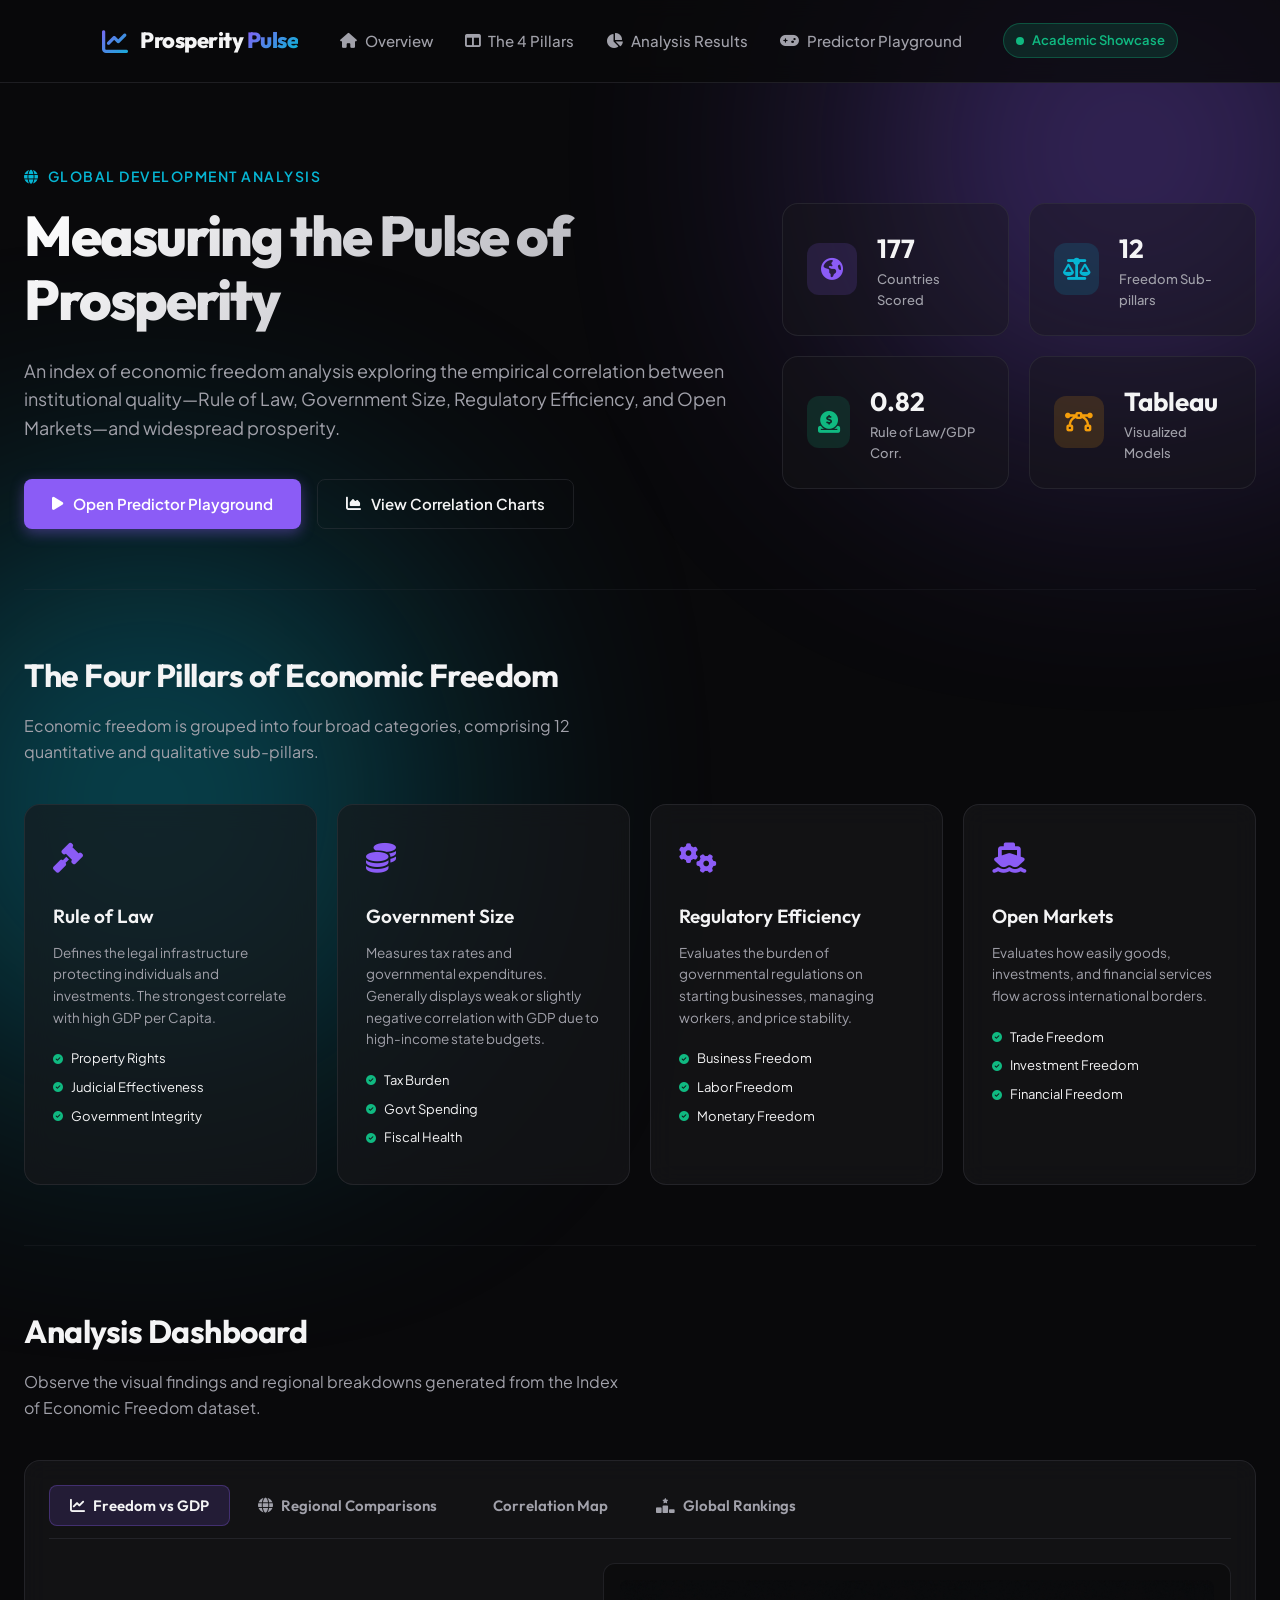
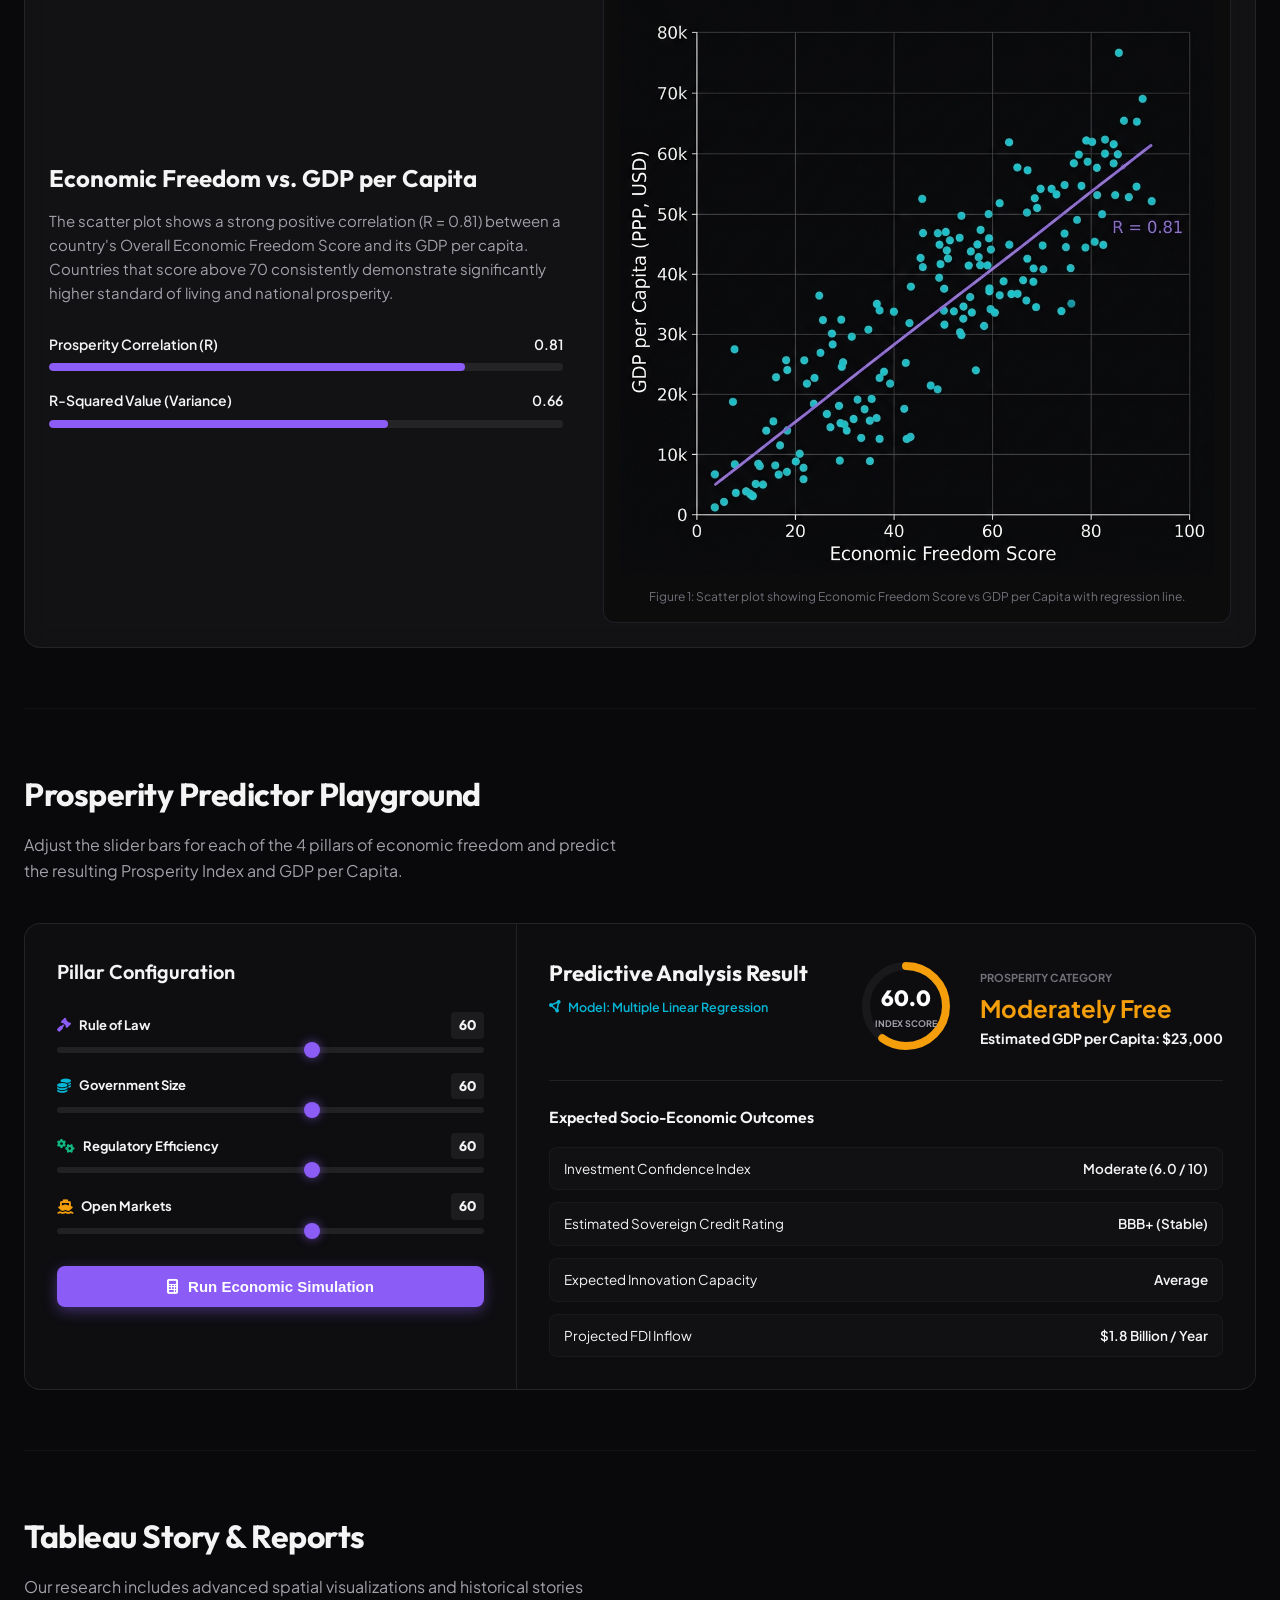
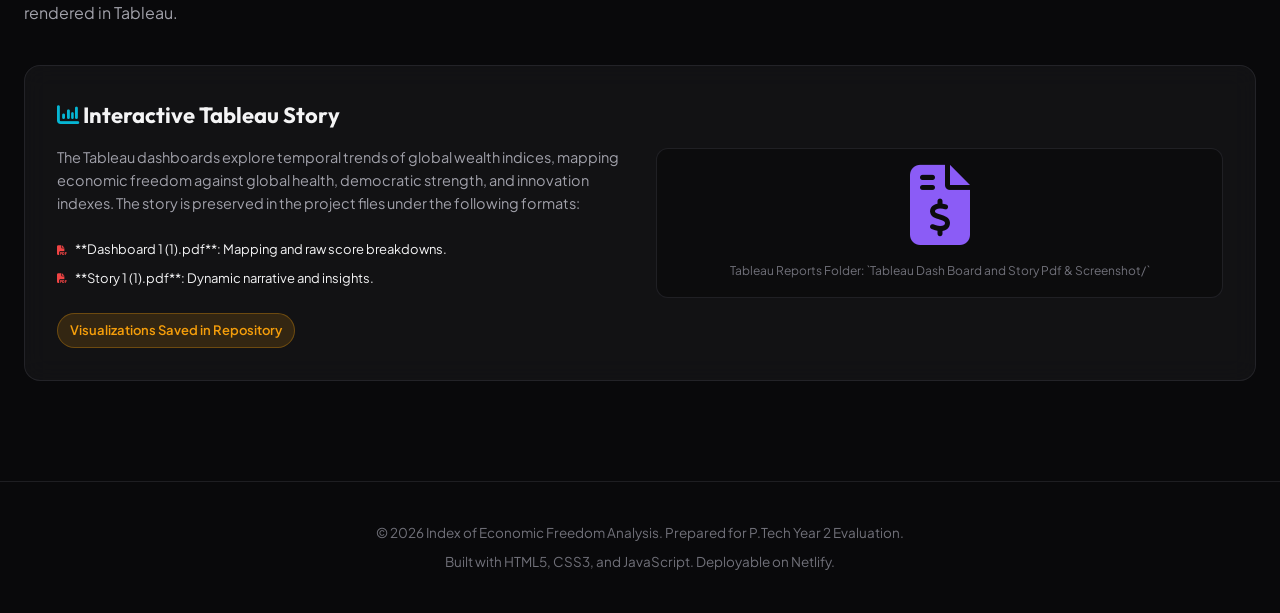
<file: web/index.html>
<!DOCTYPE html>
<html lang="en">
<head>
    <meta charset="UTF-8">
    <meta name="viewport" content="width=device-width, initial-scale=1.0">
    <title>Pulse of Prosperity — Economic Freedom Analytics</title>
    <!-- Google Fonts -->
    <link rel="preconnect" href="https://fonts.googleapis.com">
    <link rel="preconnect" href="https://fonts.gstatic.com" crossorigin>
    <link href="https://fonts.googleapis.com/css2?family=Outfit:wght@300;400;500;600;700;800&family=Plus+Jakarta+Sans:wght@300;400;500;600;700&display=swap" rel="stylesheet">
    <!-- Font Awesome for Icons -->
    <link rel="stylesheet" href="https://cdnjs.cloudflare.com/ajax/libs/font-awesome/6.4.0/css/all.min.css">
    <!-- Stylesheet -->
    <link rel="stylesheet" href="styles.css">
</head>
<body>
    <!-- Ambient Glows -->
    <div class="glow-bg glow-primary"></div>
    <div class="glow-bg glow-secondary"></div>

    <!-- Header Navigation -->
    <header class="header">
        <div class="logo">
            <span class="logo-icon"><i class="fa-solid fa-chart-line"></i></span>
            <span class="logo-text">Prosperity <span class="highlight">Pulse</span></span>
        </div>
        <nav class="nav">
            <a href="#overview" class="nav-link active"><i class="fa-solid fa-house"></i> Overview</a>
            <a href="#pillars" class="nav-link"><i class="fa-solid fa-columns"></i> The 4 Pillars</a>
            <a href="#analysis" class="nav-link"><i class="fa-solid fa-chart-pie"></i> Analysis Results</a>
            <a href="#sandbox" class="nav-link"><i class="fa-solid fa-gamepad"></i> Predictor Playground</a>
        </nav>
        <div class="header-action">
            <span class="badge badge-success"><span class="pulse"></span> Academic Showcase</span>
        </div>
    </header>

    <!-- Main Content -->
    <main class="container">
        <!-- Hero Section -->
        <section id="overview" class="section hero-section">
            <div class="hero-content">
                <span class="category-tag"><i class="fa-solid fa-globe"></i> Global Development Analysis</span>
                <h1>Measuring the Pulse of Prosperity</h1>
                <p class="subtitle">An index of economic freedom analysis exploring the empirical correlation between institutional quality—Rule of Law, Government Size, Regulatory Efficiency, and Open Markets—and widespread prosperity.</p>
                <div class="hero-buttons">
                    <a href="#sandbox" class="btn btn-primary"><i class="fa-solid fa-play"></i> Open Predictor Playground</a>
                    <a href="#analysis" class="btn btn-outline"><i class="fa-solid fa-chart-area"></i> View Correlation Charts</a>
                </div>
            </div>
            <!-- Quick Project Info -->
            <div class="stats-grid">
                <div class="stat-card">
                    <div class="stat-icon icon-purple"><i class="fa-solid fa-earth-americas"></i></div>
                    <div class="stat-info">
                        <h3>177</h3>
                        <p>Countries Scored</p>
                    </div>
                </div>
                <div class="stat-card">
                    <div class="stat-icon icon-blue"><i class="fa-solid fa-scale-balanced"></i></div>
                    <div class="stat-info">
                        <h3>12</h3>
                        <p>Freedom Sub-pillars</p>
                    </div>
                </div>
                <div class="stat-card">
                    <div class="stat-icon icon-green"><i class="fa-solid fa-circle-dollar-to-slot"></i></div>
                    <div class="stat-info">
                        <h3>0.82</h3>
                        <p>Rule of Law/GDP Corr.</p>
                    </div>
                </div>
                <div class="stat-card">
                    <div class="stat-icon icon-orange"><i class="fa-solid fa-bezier-curve"></i></div>
                    <div class="stat-info">
                        <h3>Tableau</h3>
                        <p>Visualized Models</p>
                    </div>
                </div>
            </div>
        </section>

        <!-- Pillars Section -->
        <section id="pillars" class="section">
            <div class="section-header">
                <h2>The Four Pillars of Economic Freedom</h2>
                <p>Economic freedom is grouped into four broad categories, comprising 12 quantitative and qualitative sub-pillars.</p>
            </div>

            <div class="modalities-grid">
                <!-- Pillar 1 -->
                <div class="modality-card glass">
                    <div class="card-icon"><i class="fa-solid fa-gavel"></i></div>
                    <h3>Rule of Law</h3>
                    <p>Defines the legal infrastructure protecting individuals and investments. The strongest correlate with high GDP per Capita.</p>
                    <ul class="card-bullets">
                        <li><i class="fa-solid fa-circle-check"></i> Property Rights</li>
                        <li><i class="fa-solid fa-circle-check"></i> Judicial Effectiveness</li>
                        <li><i class="fa-solid fa-circle-check"></i> Government Integrity</li>
                    </ul>
                </div>

                <!-- Pillar 2 -->
                <div class="modality-card glass">
                    <div class="card-icon"><i class="fa-solid fa-coins"></i></div>
                    <h3>Government Size</h3>
                    <p>Measures tax rates and governmental expenditures. Generally displays weak or slightly negative correlation with GDP due to high-income state budgets.</p>
                    <ul class="card-bullets">
                        <li><i class="fa-solid fa-circle-check"></i> Tax Burden</li>
                        <li><i class="fa-solid fa-circle-check"></i> Govt Spending</li>
                        <li><i class="fa-solid fa-circle-check"></i> Fiscal Health</li>
                    </ul>
                </div>

                <!-- Pillar 3 -->
                <div class="modality-card glass">
                    <div class="card-icon"><i class="fa-solid fa-gears"></i></div>
                    <h3>Regulatory Efficiency</h3>
                    <p>Evaluates the burden of governmental regulations on starting businesses, managing workers, and price stability.</p>
                    <ul class="card-bullets">
                        <li><i class="fa-solid fa-circle-check"></i> Business Freedom</li>
                        <li><i class="fa-solid fa-circle-check"></i> Labor Freedom</li>
                        <li><i class="fa-solid fa-circle-check"></i> Monetary Freedom</li>
                    </ul>
                </div>

                <!-- Pillar 4 -->
                <div class="modality-card glass">
                    <div class="card-icon"><i class="fa-solid fa-ship"></i></div>
                    <h3>Open Markets</h3>
                    <p>Evaluates how easily goods, investments, and financial services flow across international borders.</p>
                    <ul class="card-bullets">
                        <li><i class="fa-solid fa-circle-check"></i> Trade Freedom</li>
                        <li><i class="fa-solid fa-circle-check"></i> Investment Freedom</li>
                        <li><i class="fa-solid fa-circle-check"></i> Financial Freedom</li>
                    </ul>
                </div>
            </div>
        </section>

        <!-- Analysis / Dashboard Section -->
        <section id="analysis" class="section">
            <div class="section-header">
                <h2>Analysis Dashboard</h2>
                <p>Observe the visual findings and regional breakdowns generated from the Index of Economic Freedom dataset.</p>
            </div>

            <div class="tabs-container glass">
                <div class="tabs-header">
                    <button class="tab-btn active" data-tab="scatter"><i class="fa-solid fa-chart-line"></i> Freedom vs GDP</button>
                    <button class="tab-btn" data-tab="regional"><i class="fa-solid fa-globe"></i> Regional Comparisons</button>
                    <button class="tab-btn" data-tab="heatmap"><i class="fa-solid fa-table-cells-animated"></i> Correlation Map</button>
                    <button class="tab-btn" data-tab="rankings"><i class="fa-solid fa-ranking-star"></i> Global Rankings</button>
                </div>

                <div class="tabs-content">
                    <!-- Tab: Freedom vs GDP -->
                    <div class="tab-pane active" id="tab-scatter">
                        <div class="perf-layout">
                            <div class="perf-text">
                                <h3>Economic Freedom vs. GDP per Capita</h3>
                                <p>The scatter plot shows a strong positive correlation (R = 0.81) between a country's Overall Economic Freedom Score and its GDP per capita. Countries that score above 70 consistently demonstrate significantly higher standard of living and national prosperity.</p>
                                <div class="metric-meter-group">
                                    <div class="metric-meter">
                                        <div class="meter-info">
                                            <span>Prosperity Correlation (R)</span>
                                            <span class="meter-val">0.81</span>
                                        </div>
                                        <div class="meter-bar"><div class="meter-fill color-purple" style="width: 81%"></div></div>
                                    </div>
                                    <div class="metric-meter">
                                        <div class="meter-info">
                                            <span>R-Squared Value (Variance)</span>
                                            <span class="meter-val">0.66</span>
                                        </div>
                                        <div class="meter-bar"><div class="meter-fill color-purple" style="width: 66%"></div></div>
                                    </div>
                                </div>
                            </div>
                            <div class="perf-chart-container">
                                <img src="results/freedom_vs_gdp_scatter.png" alt="Scatter Plot of Score vs GDP" class="perf-img">
                                <span class="chart-caption">Figure 1: Scatter plot showing Economic Freedom Score vs GDP per Capita with regression line.</span>
                            </div>
                        </div>
                    </div>

                    <!-- Tab: Regional Comparisons -->
                    <div class="tab-pane" id="tab-regional">
                        <div class="perf-layout">
                            <div class="perf-text">
                                <h3>Regional Breakdown</h3>
                                <p>Europe leads the global averages with a regional score of 69.5, driven by high Rule of Law scores and Open Markets. In contrast, Sub-Saharan Africa and South Asia exhibit lower averages, suggesting areas where structural reforms could spark growth.</p>
                                <div class="metric-meter-group" id="regional-meters">
                                    <!-- Dynamic meters will be loaded by JS or static fallback -->
                                    <div class="metric-meter">
                                        <div class="meter-info"><span>Europe</span><span class="meter-val">69.5</span></div>
                                        <div class="meter-bar"><div class="meter-fill color-blue" style="width: 69.5%"></div></div>
                                    </div>
                                    <div class="metric-meter">
                                        <div class="meter-info"><span>Americas</span><span class="meter-val">59.6</span></div>
                                        <div class="meter-bar"><div class="meter-fill color-blue" style="width: 59.6%"></div></div>
                                    </div>
                                    <div class="metric-meter">
                                        <div class="meter-info"><span>Asia-Pacific</span><span class="meter-val">58.2</span></div>
                                        <div class="meter-bar"><div class="meter-fill color-blue" style="width: 58.2%"></div></div>
                                    </div>
                                </div>
                            </div>
                            <div class="perf-chart-container">
                                <img src="results/regional_comparison.png" alt="Regional Average Scores" class="perf-img">
                                <span class="chart-caption">Figure 2: Regional average scores. Europe ranks the highest.</span>
                            </div>
                        </div>
                    </div>

                    <!-- Tab: Correlation Map -->
                    <div class="tab-pane" id="tab-heatmap">
                        <div class="perf-layout">
                            <div class="perf-text">
                                <h3>Pillar Influence Correlation</h3>
                                <p>This correlation matrix evaluates the relative impact of each of the 12 individual freedoms. **Rule of Law** (Property Rights, Judicial Effectiveness, Government Integrity) represents the strongest drivers, while Government Size shows neutral correlation, indicating that state size alone does not dictate wealth if the Rule of Law is robust.</p>
                                <table class="metrics-table">
                                    <thead>
                                        <tr>
                                            <th>Economic Freedom Pillar</th>
                                            <th>Correlation (R) with GDP</th>
                                        </tr>
                                    </thead>
                                    <tbody>
                                        <tr class="highlight-row">
                                            <td>Property Rights</td>
                                            <td>+0.82 (Strongest)</td>
                                        </tr>
                                        <tr class="highlight-row">
                                            <td>Government Integrity</td>
                                            <td>+0.81 (Critical)</td>
                                        </tr>
                                        <tr>
                                            <td>Business Freedom</td>
                                            <td>+0.68 (High)</td>
                                        </tr>
                                        <tr>
                                            <td>Tax Burden</td>
                                            <td>-0.15 (Slightly Negative)</td>
                                        </tr>
                                    </tbody>
                                </table>
                            </div>
                            <div class="perf-chart-container">
                                <img src="results/correlation_heatmap.png" alt="Correlation Matrix Heatmap" class="perf-img">
                                <span class="chart-caption">Figure 3: Heatmap illustrating correlation indices.</span>
                            </div>
                        </div>
                    </div>

                    <!-- Tab: Rankings -->
                    <div class="tab-pane" id="tab-rankings">
                        <div class="perf-layout">
                            <div class="rankings-box">
                                <h3>🏆 Top 5 Free Nations</h3>
                                <ul class="rank-list" id="list-top-countries">
                                    <li><span class="rank-num">1</span> <span>Singapore</span> <span class="rank-score">84.4</span></li>
                                    <li><span class="rank-num">2</span> <span>Switzerland</span> <span class="rank-score">84.2</span></li>
                                    <li><span class="rank-num">3</span> <span>Ireland</span> <span class="rank-score">82.0</span></li>
                                    <li><span class="rank-num">4</span> <span>New Zealand</span> <span class="rank-score">80.6</span></li>
                                    <li><span class="rank-num">5</span> <span>Luxembourg</span> <span class="rank-score">80.6</span></li>
                                </ul>
                            </div>
                            <div class="rankings-box">
                                <h3>⚠️ Bottom 5 Repressed Nations</h3>
                                <ul class="rank-list" id="list-bottom-countries">
                                    <li><span class="rank-num rank-bad">177</span> <span>North Korea</span> <span class="rank-score score-bad">3.0</span></li>
                                    <li><span class="rank-num rank-bad">176</span> <span>Venezuela</span> <span class="rank-score score-bad">24.8</span></li>
                                    <li><span class="rank-num rank-bad">175</span> <span>Cuba</span> <span class="rank-score score-bad">29.5</span></li>
                                    <li><span class="rank-num rank-bad">174</span> <span>Sudan</span> <span class="rank-score score-bad">32.0</span></li>
                                    <li><span class="rank-num rank-bad">173</span> <span>Zimbabwe</span> <span class="rank-score score-bad">33.1</span></li>
                                </ul>
                            </div>
                        </div>
                    </div>
                </div>
            </div>
        </section>

        <!-- Sandbox / Predictor Playground Section -->
        <section id="sandbox" class="section">
            <div class="section-header">
                <h2>Prosperity Predictor Playground</h2>
                <p>Adjust the slider bars for each of the 4 pillars of economic freedom and predict the resulting Prosperity Index and GDP per Capita.</p>
            </div>

            <div class="sandbox-container glass">
                <div class="sandbox-sidebar">
                    <h3>Pillar Configuration</h3>
                    
                    <div class="sandbox-options">
                        <!-- Rule of Law -->
                        <div class="opt-group">
                            <div class="slider-header">
                                <label><i class="fa-solid fa-gavel text-purple"></i> Rule of Law</label>
                                <span class="slider-value" id="val-rule-of-law">60</span>
                            </div>
                            <input type="range" id="slider-rule-of-law" min="0" max="100" value="60" class="input-slider">
                        </div>

                        <!-- Govt Size -->
                        <div class="opt-group">
                            <div class="slider-header">
                                <label><i class="fa-solid fa-coins text-cyan"></i> Government Size</label>
                                <span class="slider-value" id="val-govt-size">60</span>
                            </div>
                            <input type="range" id="slider-govt-size" min="0" max="100" value="60" class="input-slider">
                        </div>

                        <!-- Regulatory Efficiency -->
                        <div class="opt-group">
                            <div class="slider-header">
                                <label><i class="fa-solid fa-gears text-green"></i> Regulatory Efficiency</label>
                                <span class="slider-value" id="val-reg-efficiency">60</span>
                            </div>
                            <input type="range" id="slider-reg-efficiency" min="0" max="100" value="60" class="input-slider">
                        </div>

                        <!-- Open Markets -->
                        <div class="opt-group">
                            <div class="slider-header">
                                <label><i class="fa-solid fa-ship text-orange"></i> Open Markets</label>
                                <span class="slider-value" id="val-open-markets">60</span>
                            </div>
                            <input type="range" id="slider-open-markets" min="0" max="100" value="60" class="input-slider">
                        </div>
                    </div>

                    <button class="btn btn-primary btn-block" id="btn-run-simulation"><i class="fa-solid fa-calculator"></i> Run Economic Simulation</button>
                </div>

                <div class="sandbox-display">
                    <!-- Processing loader -->
                    <div class="display-placeholder hidden" id="sim-loader">
                        <div class="spinner"></div>
                        <h4>Calculating macro-economic indexes...</h4>
                        <div class="progress-bar-container">
                            <div class="progress-bar-fill" id="progress-sim"></div>
                        </div>
                        <p id="sim-loader-status">Running multi-variable regression...</p>
                    </div>

                    <!-- Output Area -->
                    <div class="display-results" id="sim-results">
                        <div class="results-top">
                            <div class="results-header">
                                <h4>Predictive Analysis Result</h4>
                                <span class="modality-tag" id="sim-verdict-region"><i class="fa-solid fa-circle-nodes"></i> Model: Multiple Linear Regression</span>
                            </div>
                            <div class="score-container">
                                <div class="score-radial">
                                    <svg class="radial-svg" viewBox="0 0 100 100">
                                        <circle class="bg-circle" cx="50" cy="50" r="40"></circle>
                                        <circle class="fg-circle" cx="50" cy="50" r="40" id="radial-progress-bar"></circle>
                                    </svg>
                                    <div class="score-text">
                                        <span class="score-percent" id="sim-overall-score">60.0</span>
                                        <span class="score-lbl">Index Score</span>
                                    </div>
                                </div>
                                <div class="verdict-block">
                                    <label>Prosperity Category</label>
                                    <h2 id="sim-verdict" class="verdict-healthy">Moderately Free</h2>
                                    <p id="sim-gdp-estimate">Estimated GDP per Capita: $31,000</p>
                                </div>
                            </div>
                        </div>

                        <div class="results-bottom">
                            <div class="results-details">
                                <h5>Expected Socio-Economic Outcomes</h5>
                                <div class="feature-rows">
                                    <div class="feat-row">
                                        <span>Investment Confidence Index</span>
                                        <span class="feat-val" id="val-sim-investment">Moderate (6.5 / 10)</span>
                                    </div>
                                    <div class="feat-row">
                                        <span>Estimated Sovereign Credit Rating</span>
                                        <span class="feat-val" id="val-sim-credit">BBB+ (Stable)</span>
                                    </div>
                                    <div class="feat-row">
                                        <span>Expected Innovation Capacity</span>
                                        <span class="feat-val" id="val-sim-innovation">Average</span>
                                    </div>
                                    <div class="feat-row">
                                        <span>Projected FDI Inflow</span>
                                        <span class="feat-val" id="val-sim-fdi">$1.8 Billion / Year</span>
                                    </div>
                                </div>
                            </div>
                        </div>
                    </div>
                </div>
            </div>
        </section>

        <!-- Tableau Showcase Section -->
        <section class="section">
            <div class="section-header">
                <h2>Tableau Story & Reports</h2>
                <p>Our research includes advanced spatial visualizations and historical stories rendered in Tableau.</p>
            </div>
            <div class="glass tableau-showcase">
                <div>
                    <h3 style="font-family: var(--font-heading); font-size: 22px; margin-bottom: 12px;"><i class="fa-solid fa-chart-column text-cyan"></i> Interactive Tableau Story</h3>
                    <p style="color: var(--text-muted); font-size: 14.5px; margin-bottom: 24px;">The Tableau dashboards explore temporal trends of global wealth indices, mapping economic freedom against global health, democratic strength, and innovation indexes. The story is preserved in the project files under the following formats:</p>
                    <ul class="card-bullets" style="margin-bottom: 24px;">
                        <li><i class="fa-solid fa-file-pdf" style="color: #ef4444;"></i> **Dashboard 1 (1).pdf**: Mapping and raw score breakdowns.</li>
                        <li><i class="fa-solid fa-file-pdf" style="color: #ef4444;"></i> **Story 1 (1).pdf**: Dynamic narrative and insights.</li>
                    </ul>
                    <span class="badge badge-warning">Visualizations Saved in Repository</span>
                </div>
                <div style="background: rgba(0,0,0,0.3); padding: 16px; border-radius: 12px; border: 1px solid var(--border-color); text-align: center;">
                    <i class="fa-solid fa-file-invoice-dollar" style="font-size: 80px; color: var(--primary); margin-bottom: 16px; display: block;"></i>
                    <span style="font-size: 12px; color: var(--text-dark); display: block;">Tableau Reports Folder: `Tableau Dash Board and Story Pdf & Screenshot/`</span>
                </div>
            </div>
        </section>
    </main>

    <!-- Footer -->
    <footer class="footer">
        <p>© 2026 Index of Economic Freedom Analysis. Prepared for P.Tech Year 2 Evaluation.</p>
        <p>Built with HTML5, CSS3, and JavaScript. Deployable on Netlify.</p>
    </footer>

    <script src="script.js"></script>
</body>
</html>
</file>
<file: web/styles.css>
/* Modern CSS variables and reset rules */
:root {
    --bg-dark: #09090b;
    --bg-card: rgba(24, 24, 27, 0.65);
    --border-color: rgba(63, 63, 70, 0.4);
    --border-hover: rgba(139, 92, 246, 0.4);
    
    --primary: #8b5cf6;       /* Violet */
    --primary-glow: rgba(139, 92, 246, 0.15);
    --secondary: #06b6d4;     /* Cyan */
    --secondary-glow: rgba(6, 182, 212, 0.15);
    
    --success: #10b981;       /* Emerald */
    --warning: #f59e0b;       /* Amber */
    --danger: #ef4444;        /* Crimson */
    
    --text-primary: #f4f4f5;
    --text-muted: #a1a1aa;
    --text-dark: #71717a;
    
    --font-heading: 'Outfit', sans-serif;
    --font-body: 'Plus Jakarta Sans', sans-serif;
    
    --transition-smooth: all 0.3s cubic-bezier(0.4, 0, 0.2, 1);
}

* {
    box-sizing: border-box;
    margin: 0;
    padding: 0;
}

html {
    scroll-behavior: smooth;
}

body {
    background-color: var(--bg-dark);
    color: var(--text-primary);
    font-family: var(--font-body);
    line-height: 1.6;
    overflow-x: hidden;
    position: relative;
    min-height: 100vh;
}

/* Background Ambient Glows */
.glow-bg {
    position: fixed;
    width: 500px;
    height: 500px;
    border-radius: 50%;
    filter: blur(140px);
    z-index: -1;
    pointer-events: none;
    opacity: 0.45;
    transition: var(--transition-smooth);
}

.glow-primary {
    top: -100px;
    right: -100px;
    background: var(--primary);
}

.glow-secondary {
    bottom: -150px;
    left: -100px;
    background: var(--secondary);
}

/* Glassmorphism utility */
.glass {
    background: var(--bg-card);
    backdrop-filter: blur(12px);
    -webkit-backdrop-filter: blur(12px);
    border: 1px solid var(--border-color);
    border-radius: 16px;
    transition: var(--transition-smooth);
}

.glass:hover {
    border-color: var(--border-hover);
    box-shadow: 0 8px 30px rgba(0, 0, 0, 0.4);
}

/* Header Navigation */
.header {
    display: flex;
    justify-content: space-between;
    align-items: center;
    padding: 20px 8%;
    background: rgba(9, 9, 11, 0.8);
    backdrop-filter: blur(10px);
    -webkit-backdrop-filter: blur(10px);
    border-bottom: 1px solid var(--border-color);
    position: sticky;
    top: 0;
    z-index: 100;
}

.logo {
    display: flex;
    align-items: center;
    gap: 12px;
}

.logo-icon {
    font-size: 26px;
    background: linear-gradient(135deg, var(--primary), var(--secondary));
    -webkit-background-clip: text;
    -webkit-text-fill-color: transparent;
}

.logo-text {
    font-family: var(--font-heading);
    font-weight: 800;
    font-size: 22px;
    letter-spacing: -0.5px;
}

.logo-text .highlight {
    background: linear-gradient(135deg, var(--primary), var(--secondary));
    -webkit-background-clip: text;
    -webkit-text-fill-color: transparent;
}

.nav {
    display: flex;
    gap: 32px;
}

.nav-link {
    color: var(--text-muted);
    text-decoration: none;
    font-weight: 500;
    font-size: 15px;
    display: flex;
    align-items: center;
    gap: 8px;
    transition: var(--transition-smooth);
}

.nav-link:hover, .nav-link.active {
    color: var(--text-primary);
    text-shadow: 0 0 10px rgba(255, 255, 255, 0.2);
}

.nav-link.active {
    border-bottom: 2px solid var(--primary);
    padding-bottom: 4px;
}

/* Badge rules */
.badge {
    padding: 6px 12px;
    border-radius: 9999px;
    font-size: 13px;
    font-weight: 600;
    display: inline-flex;
    align-items: center;
    gap: 8px;
}

.badge-success {
    background: rgba(16, 185, 129, 0.15);
    color: var(--success);
    border: 1px solid rgba(16, 185, 129, 0.3);
}

.badge-warning {
    background: rgba(245, 158, 11, 0.15);
    color: var(--warning);
    border: 1px solid rgba(245, 158, 11, 0.3);
}

.pulse {
    width: 8px;
    height: 8px;
    background: var(--success);
    border-radius: 50%;
    box-shadow: 0 0 0 0 rgba(16, 185, 129, 0.7);
    animation: pulsing 1.6s infinite;
}

@keyframes pulsing {
    0% { transform: scale(0.95); box-shadow: 0 0 0 0 rgba(16, 185, 129, 0.7); }
    70% { transform: scale(1); box-shadow: 0 0 0 6px rgba(16, 185, 129, 0); }
    100% { transform: scale(0.95); box-shadow: 0 0 0 0 rgba(16, 185, 129, 0); }
}

/* Grid Layout & Containers */
.container {
    max-width: 1280px;
    margin: 0 auto;
    padding: 40px 24px;
}

.section {
    padding: 60px 0;
    border-bottom: 1px solid rgba(63, 63, 70, 0.2);
}

.section:last-of-type {
    border-bottom: none;
}

.section-header {
    margin-bottom: 40px;
    max-width: 600px;
}

.section-header h2 {
    font-family: var(--font-heading);
    font-size: 32px;
    font-weight: 700;
    letter-spacing: -0.5px;
    margin-bottom: 12px;
}

.section-header p {
    color: var(--text-muted);
    font-size: 16px;
}

/* Hero Section */
.hero-section {
    display: grid;
    grid-template-columns: 1.2fr 0.8fr;
    gap: 48px;
    align-items: center;
    padding-top: 40px;
}

.category-tag {
    font-size: 14px;
    font-weight: 600;
    text-transform: uppercase;
    letter-spacing: 1.5px;
    color: var(--secondary);
    margin-bottom: 16px;
    display: inline-flex;
    align-items: center;
    gap: 8px;
}

.hero-content h1 {
    font-family: var(--font-heading);
    font-size: 56px;
    font-weight: 800;
    line-height: 1.15;
    letter-spacing: -2px;
    margin-bottom: 24px;
    background: linear-gradient(135deg, #ffffff, #a1a1aa);
    -webkit-background-clip: text;
    -webkit-text-fill-color: transparent;
}

.subtitle {
    font-size: 18px;
    color: var(--text-muted);
    margin-bottom: 36px;
}

.hero-buttons {
    display: flex;
    gap: 16px;
}

.btn {
    padding: 12px 28px;
    border-radius: 8px;
    font-size: 15px;
    font-weight: 600;
    text-decoration: none;
    display: inline-flex;
    align-items: center;
    gap: 10px;
    cursor: pointer;
    transition: var(--transition-smooth);
}

.btn-primary {
    background: var(--primary);
    color: #ffffff;
    border: none;
    box-shadow: 0 4px 14px rgba(139, 92, 246, 0.4);
}

.btn-primary:hover {
    transform: translateY(-2px);
    box-shadow: 0 6px 20px rgba(139, 92, 246, 0.6);
}

.btn-outline {
    background: transparent;
    color: var(--text-primary);
    border: 1px solid var(--border-color);
}

.btn-outline:hover {
    border-color: var(--text-primary);
    background: rgba(255, 255, 255, 0.05);
}

.btn-block {
    display: flex;
    width: 100%;
    justify-content: center;
}

/* Stats Grid */
.stats-grid {
    display: grid;
    grid-template-columns: repeat(2, 1fr);
    gap: 20px;
}

.stat-card {
    background: rgba(24, 24, 27, 0.4);
    border: 1px solid var(--border-color);
    border-radius: 16px;
    padding: 24px;
    display: flex;
    align-items: center;
    gap: 20px;
    transition: var(--transition-smooth);
}

.stat-card:hover {
    transform: translateY(-4px);
    border-color: rgba(255, 255, 255, 0.2);
}

.stat-icon {
    width: 52px;
    height: 52px;
    border-radius: 12px;
    display: flex;
    align-items: center;
    justify-content: center;
    font-size: 22px;
}

.icon-purple { background: rgba(139, 92, 246, 0.15); color: var(--primary); }
.icon-blue { background: rgba(6, 182, 212, 0.15); color: var(--secondary); }
.icon-green { background: rgba(16, 185, 129, 0.15); color: var(--success); }
.icon-orange { background: rgba(245, 158, 11, 0.15); color: var(--warning); }

.stat-info h3 {
    font-family: var(--font-heading);
    font-size: 26px;
    font-weight: 700;
}

.stat-info p {
    color: var(--text-muted);
    font-size: 13px;
    font-weight: 500;
}

/* Modality Cards */
.modalities-grid {
    display: grid;
    grid-template-columns: repeat(4, 1fr);
    gap: 20px;
}

.modality-card {
    padding: 28px;
    position: relative;
    overflow: hidden;
}

.card-icon {
    font-size: 30px;
    color: var(--primary);
    margin-bottom: 20px;
}

.modality-card h3 {
    font-family: var(--font-heading);
    font-size: 19px;
    font-weight: 600;
    margin-bottom: 10px;
}

.modality-card p {
    color: var(--text-muted);
    font-size: 13.5px;
    margin-bottom: 20px;
    min-height: 60px;
}

.card-bullets {
    list-style: none;
}

.card-bullets li {
    font-size: 13px;
    margin-bottom: 8px;
    display: flex;
    align-items: center;
    gap: 8px;
    color: var(--text-primary);
}

.card-bullets li i {
    color: var(--success);
    font-size: 10px;
}

/* Tab Container styles */
.tabs-container {
    padding: 24px;
}

.tabs-header {
    display: flex;
    gap: 8px;
    border-bottom: 1px solid var(--border-color);
    padding-bottom: 12px;
    margin-bottom: 24px;
}

.tab-btn {
    background: transparent;
    border: none;
    color: var(--text-muted);
    padding: 10px 20px;
    font-family: var(--font-heading);
    font-weight: 600;
    font-size: 15px;
    border-radius: 8px;
    cursor: pointer;
    display: flex;
    align-items: center;
    gap: 8px;
    transition: var(--transition-smooth);
}

.tab-btn:hover {
    color: var(--text-primary);
    background: rgba(255, 255, 255, 0.05);
}

.tab-btn.active {
    color: var(--text-primary);
    background: rgba(139, 92, 246, 0.15);
    border: 1px solid rgba(139, 92, 246, 0.3);
}

.tab-pane {
    display: none;
}

.tab-pane.active {
    display: block;
    animation: fadeIn 0.4s ease-in-out;
}

@keyframes fadeIn {
    from { opacity: 0; transform: translateY(10px); }
    to { opacity: 1; transform: translateY(0); }
}

.perf-layout {
    display: grid;
    grid-template-columns: 0.9fr 1.1fr;
    gap: 40px;
    align-items: center;
}

.perf-text h3 {
    font-family: var(--font-heading);
    font-size: 24px;
    font-weight: 700;
    margin-bottom: 12px;
}

.perf-text p {
    color: var(--text-muted);
    font-size: 15px;
    margin-bottom: 28px;
}

.metric-meter-group {
    display: flex;
    flex-direction: column;
    gap: 18px;
}

.metric-meter {
    display: flex;
    flex-direction: column;
    gap: 8px;
}

.meter-info {
    display: flex;
    justify-content: space-between;
    font-size: 14px;
    font-weight: 600;
}

.meter-val {
    color: var(--text-primary);
}

.meter-bar {
    width: 100%;
    height: 8px;
    background: rgba(255, 255, 255, 0.08);
    border-radius: 9999px;
    overflow: hidden;
}

.meter-fill {
    height: 100%;
    border-radius: 9999px;
    transition: width 1s ease-out;
}

.color-purple { background: var(--primary); }
.color-blue { background: var(--secondary); }
.color-green { background: var(--success); }

.perf-chart-container {
    display: flex;
    flex-direction: column;
    align-items: center;
    background: rgba(0, 0, 0, 0.3);
    border-radius: 12px;
    padding: 16px;
    border: 1px solid var(--border-color);
}

.perf-img {
    max-width: 100%;
    border-radius: 8px;
    margin-bottom: 12px;
}

.chart-caption {
    font-size: 12px;
    color: var(--text-dark);
    text-align: center;
}

/* Metrics Table */
.metrics-table {
    width: 100%;
    border-collapse: collapse;
    margin-top: 16px;
    font-size: 14px;
}

.metrics-table th, .metrics-table td {
    padding: 14px 16px;
    text-align: left;
    border-bottom: 1px solid var(--border-color);
}

.metrics-table th {
    font-family: var(--font-heading);
    font-weight: 700;
    color: var(--text-muted);
}

.tbl-model-name {
    font-weight: 600;
    color: var(--text-primary);
}

.highlight-row {
    background: rgba(139, 92, 246, 0.1);
}

.highlight-row td {
    border-bottom: 2px solid var(--primary);
    color: #ffffff;
    font-weight: 700;
}

/* Rankings Leaders */
.rankings-box {
    background: rgba(0,0,0,0.2);
    border: 1px solid var(--border-color);
    border-radius: 12px;
    padding: 24px;
    min-height: 300px;
}

.rankings-box h3 {
    font-family: var(--font-heading);
    font-size: 18px;
    font-weight: 700;
    margin-bottom: 16px;
    display: flex;
    align-items: center;
    gap: 8px;
}

.rank-list {
    list-style: none;
    display: flex;
    flex-direction: column;
    gap: 12px;
}

.rank-list li {
    display: flex;
    justify-content: space-between;
    align-items: center;
    padding: 10px 14px;
    background: rgba(255,255,255,0.02);
    border-radius: 8px;
    border: 1px solid rgba(255,255,255,0.03);
    font-size: 14px;
}

.rank-num {
    font-weight: 800;
    color: var(--secondary);
    font-family: var(--font-heading);
    width: 24px;
}

.rank-num.rank-bad {
    color: var(--danger);
}

.rank-score {
    font-weight: 700;
    color: var(--success);
}

.rank-score.score-bad {
    color: var(--danger);
}

/* Sandbox Container */
.sandbox-container {
    display: grid;
    grid-template-columns: 0.8fr 1.2fr;
    border-radius: 16px;
    overflow: hidden;
}

.sandbox-sidebar {
    padding: 32px;
    border-right: 1px solid var(--border-color);
    background: rgba(0, 0, 0, 0.2);
}

.sandbox-sidebar h3 {
    font-family: var(--font-heading);
    font-size: 20px;
    font-weight: 600;
    margin-bottom: 24px;
}

.sandbox-options {
    display: flex;
    flex-direction: column;
    gap: 20px;
    margin-bottom: 32px;
}

.opt-group {
    display: flex;
    flex-direction: column;
    gap: 8px;
}

.slider-header {
    display: flex;
    justify-content: space-between;
    align-items: center;
}

.slider-header label {
    font-size: 13px;
    font-weight: 700;
    display: flex;
    align-items: center;
    gap: 8px;
}

.slider-header label i {
    font-size: 14px;
}

.text-purple { color: var(--primary); }
.text-cyan { color: var(--secondary); }
.text-green { color: var(--success); }
.text-orange { color: var(--warning); }

.slider-value {
    font-family: var(--font-heading);
    font-weight: 700;
    font-size: 14px;
    background: rgba(255,255,255,0.06);
    padding: 2px 8px;
    border-radius: 4px;
}

/* Custom Slider Styling */
.input-slider {
    -webkit-appearance: none;
    width: 100%;
    height: 6px;
    background: rgba(255,255,255,0.08);
    border-radius: 3px;
    outline: none;
    transition: var(--transition-smooth);
}

.input-slider::-webkit-slider-thumb {
    -webkit-appearance: none;
    appearance: none;
    width: 16px;
    height: 16px;
    border-radius: 50%;
    background: var(--primary);
    cursor: pointer;
    box-shadow: 0 0 10px rgba(139, 92, 246, 0.6);
    transition: var(--transition-smooth);
}

.input-slider::-webkit-slider-thumb:hover {
    transform: scale(1.2);
    background: var(--secondary);
    box-shadow: 0 0 10px rgba(6, 182, 212, 0.6);
}

.input-slider::-moz-range-thumb {
    width: 16px;
    height: 16px;
    border: none;
    border-radius: 50%;
    background: var(--primary);
    cursor: pointer;
    box-shadow: 0 0 10px rgba(139, 92, 246, 0.6);
    transition: var(--transition-smooth);
}

.input-slider::-moz-range-thumb:hover {
    transform: scale(1.2);
    background: var(--secondary);
    box-shadow: 0 0 10px rgba(6, 182, 212, 0.6);
}

/* Sandbox Display */
.sandbox-display {
    padding: 32px;
    background: rgba(9, 9, 11, 0.4);
    min-height: 400px;
    display: flex;
    flex-direction: column;
    justify-content: center;
}

.display-placeholder {
    text-align: center;
    color: var(--text-dark);
    max-width: 400px;
    margin: 0 auto;
    display: flex;
    flex-direction: column;
    align-items: center;
    gap: 16px;
}

.display-placeholder i {
    font-size: 48px;
    background: linear-gradient(135deg, var(--border-color), var(--text-dark));
    -webkit-background-clip: text;
    -webkit-text-fill-color: transparent;
}

.display-placeholder h4 {
    font-family: var(--font-heading);
    font-size: 20px;
    color: var(--text-muted);
}

.display-placeholder p {
    font-size: 13.5px;
}

/* Spinner and loaders */
.spinner {
    width: 50px;
    height: 50px;
    border: 3px solid rgba(255, 255, 255, 0.1);
    border-radius: 50%;
    border-top-color: var(--primary);
    animation: spin 1s linear infinite;
}

@keyframes spin {
    to { transform: rotate(360deg); }
}

.progress-bar-container {
    width: 100%;
    height: 6px;
    background: rgba(255, 255, 255, 0.05);
    border-radius: 9999px;
    overflow: hidden;
    margin-top: 10px;
}

.progress-bar-fill {
    height: 100%;
    background: linear-gradient(90deg, var(--primary), var(--secondary));
    width: 0%;
}

/* Diagnostic results */
.display-results {
    animation: fadeIn 0.4s ease-in-out;
}

.results-top {
    display: flex;
    justify-content: space-between;
    align-items: flex-start;
    border-bottom: 1px solid var(--border-color);
    padding-bottom: 24px;
    margin-bottom: 24px;
}

.results-header h4 {
    font-family: var(--font-heading);
    font-size: 22px;
    font-weight: 700;
    margin-bottom: 6px;
}

.modality-tag {
    font-size: 12.5px;
    font-weight: 600;
    color: var(--secondary);
    display: flex;
    align-items: center;
    gap: 6px;
}

.score-container {
    display: flex;
    align-items: center;
    gap: 24px;
}

.score-radial {
    position: relative;
    width: 100px;
    height: 100px;
}

.radial-svg {
    transform: rotate(-90deg);
    width: 100px;
    height: 100px;
}

.bg-circle {
    fill: none;
    stroke: rgba(255, 255, 255, 0.05);
    stroke-width: 8;
}

.fg-circle {
    fill: none;
    stroke: var(--success);
    stroke-width: 8;
    stroke-dasharray: 251.2;
    stroke-dashoffset: 251.2;
    stroke-linecap: round;
    transition: stroke-dashoffset 0.8s ease-out, stroke 0.8s;
}

.score-text {
    position: absolute;
    inset: 0;
    display: flex;
    flex-direction: column;
    align-items: center;
    justify-content: center;
}

.score-percent {
    font-family: var(--font-heading);
    font-size: 22px;
    font-weight: 800;
    color: #ffffff;
}

.score-lbl {
    font-size: 9px;
    font-weight: 700;
    text-transform: uppercase;
    color: var(--text-muted);
}

.verdict-block label {
    font-size: 11px;
    font-weight: 700;
    text-transform: uppercase;
    color: var(--text-dark);
}

.verdict-healthy { color: var(--success); }
.verdict-parkinson { color: var(--danger); }

#sim-gdp-estimate {
    font-size: 14px;
    font-weight: 700;
    color: var(--text-primary);
}

.results-bottom h5 {
    font-family: var(--font-heading);
    font-size: 16px;
    font-weight: 600;
    margin-bottom: 16px;
}

.feature-rows {
    display: flex;
    flex-direction: column;
    gap: 12px;
}

.feat-row {
    display: flex;
    justify-content: space-between;
    padding: 10px 14px;
    border-radius: 8px;
    background: rgba(255, 255, 255, 0.02);
    border: 1px solid rgba(255, 255, 255, 0.03);
    font-size: 13.5px;
}

.feat-val {
    font-weight: 600;
    color: var(--text-primary);
}

/* Footer rules */
.footer {
    border-top: 1px solid var(--border-color);
    padding: 40px 8%;
    text-align: center;
    font-size: 13.5px;
    color: var(--text-dark);
    display: flex;
    flex-direction: column;
    gap: 8px;
}

.hidden {
    display: none !important;
}

/* Tableau Showcase section */
.tableau-showcase {
    padding: 32px;
    display: grid;
    grid-template-columns: 1fr 1fr;
    gap: 32px;
    align-items: center;
}

/* Responsive CSS */
@media (max-width: 1024px) {
    .hero-section {
        grid-template-columns: 1fr;
        text-align: center;
    }
    
    .hero-buttons {
        justify-content: center;
    }
    
    .stats-grid {
        grid-template-columns: repeat(2, 1fr);
    }
    
    .modalities-grid {
        grid-template-columns: repeat(2, 1fr);
    }
    
    .perf-layout {
        grid-template-columns: 1fr;
    }
    
    .sandbox-container {
        grid-template-columns: 1fr;
    }
    
    .sandbox-sidebar {
        border-right: none;
        border-bottom: 1px solid var(--border-color);
    }
}

@media (max-width: 768px) {
    .header {
        position: static; /* Prevent sticky header from overlapping page content on small screens */
        flex-direction: column;
        gap: 12px;
        padding: 16px 20px;
        align-items: center;
        text-align: center;
    }

    .nav {
        gap: 16px;
        flex-wrap: wrap;
        justify-content: center;
    }

    .header-action {
        margin-top: 4px;
    }

    .container {
        padding: 30px 16px;
    }

    .section {
        padding: 40px 0;
    }

    .hero-content h1 {
        font-size: 34px;
        line-height: 1.2;
        letter-spacing: -1px;
    }

    .subtitle {
        font-size: 15px;
        margin-bottom: 24px;
    }

    .hero-buttons {
        flex-direction: column;
        width: 100%;
        gap: 12px;
    }

    .hero-buttons .btn {
        width: 100%;
        justify-content: center;
    }

    .tabs-header {
        flex-wrap: wrap;
        justify-content: center;
        gap: 6px;
        padding-bottom: 8px;
    }

    .tab-btn {
        padding: 8px 16px;
        font-size: 13.5px;
        flex-grow: 1;
        text-align: center;
        justify-content: center;
    }

    .sandbox-sidebar, 
    .sandbox-display {
        padding: 24px 16px;
    }

    .tableau-showcase {
        grid-template-columns: 1fr;
        padding: 24px 16px;
        gap: 24px;
    }
}

@media (max-width: 600px) {
    .stats-grid {
        grid-template-columns: 1fr;
    }

    .modalities-grid {
        grid-template-columns: 1fr;
    }

    .results-top {
        flex-direction: column;
        align-items: center;
        text-align: center;
        gap: 20px;
    }

    .score-container {
        flex-direction: column;
        gap: 12px;
    }
}

@media (max-width: 480px) {
    .logo-text {
        font-size: 18px;
    }

    .nav-link {
        font-size: 13px;
        gap: 4px;
    }

    .hero-content h1 {
        font-size: 26px;
    }

    .section-header h2 {
        font-size: 24px;
    }
}
</file>
